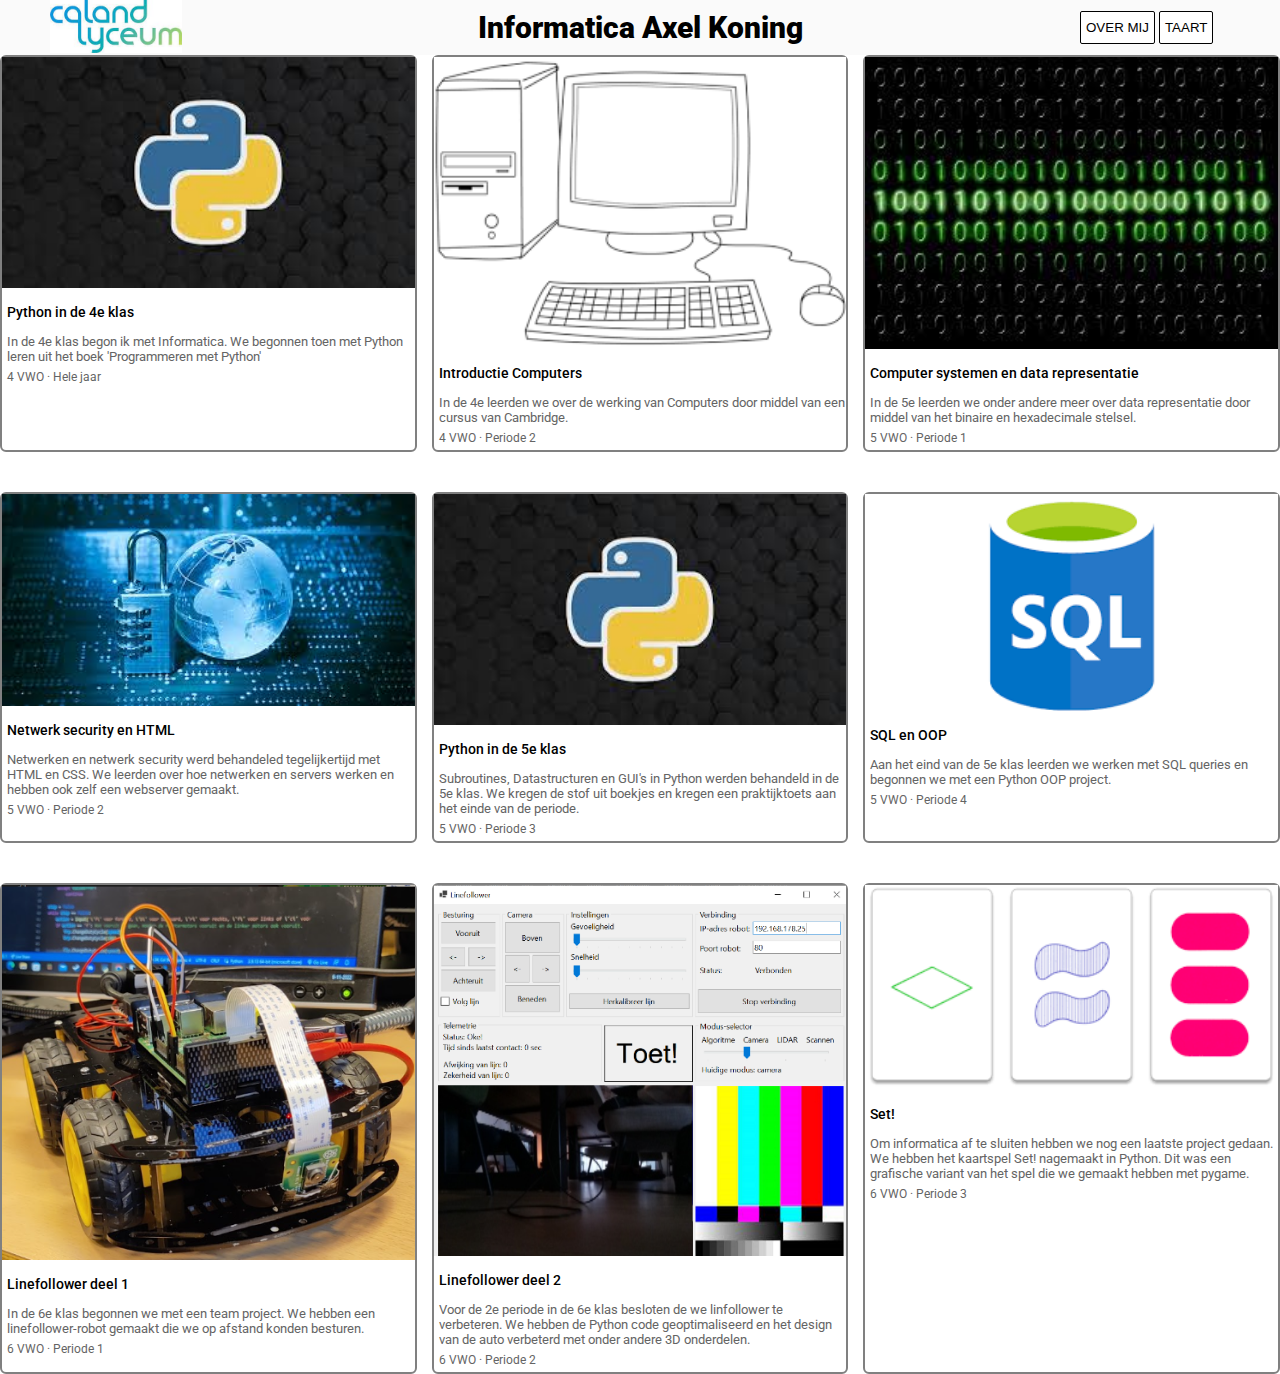
<file: index.html>
<!DOCTYPE html>

<html>
    <head>
        <title>Informatica Axel Koning</title>
        <link rel="stylesheet" href="styles.css">
        <link rel="preconnect" href="https://fonts.googleapis.com">
        <link rel="preconnect" href="https://fonts.gstatic.com" crossorigin>
        <link href="https://fonts.googleapis.com/css2?family=Roboto:wght@400;500;700&display=swap" rel="stylesheet">
    </head>
    <body>
        <div class="header">
            <div class="left-header">
                <a href="https://calandlyceum.nl/"><img class="header-logo" src="assets/caland_logo.jpg"></a>
            </div>
            <div class="middle-header">
                <a href="index.html"><p>Informatica Axel Koning</p></a>
            </div>
            <div class="right-header">
                <script>
                    function myFunction() {
                        alert("Mijn naam is Axel en dit is mijn website.");
                    }
                </script>
                <button class="about-me" onclick="myFunction()">OVER MIJ</button>
                <a href="taart.html"><button class="taart">TAART</button></a>
            </div>
        </div>

        <div class="article-grid">
            <div class="article-preview">
                <div>
                    <a href="python4.html"><img class="thumbnail" src="assets/python.jpg"></a>
                </div>
                <div class="article-info">
                    <p class="article-title">
                        Python in de 4e klas
                    </p>
                    <p class="article-intro">
                        In de 4e klas begon ik met Informatica. We begonnen toen met Python leren uit het boek 'Programmeren met Python'
                    </p>
            
                    <p class="article-date">
                        4 VWO &#183; Hele jaar
                    </p>
                </div> 
            </div>

            <div class="article-preview">
                <div>
                    <a href="intro_computers.html"><img class="thumbnail" src="assets/computer.png"></a>
                </div>
                <div class="article-info">
                    <p class="article-title">
                        Introductie Computers
                    </p>
                    <p class="article-intro">
                        In de 4e leerden we over de werking van Computers door middel van een cursus van Cambridge.
                    </p>
            
                    <p class="article-date">
                        4 VWO &#183; Periode 2
                    </p>             
                </div>

            </div>
            <div class="article-preview">
                <div>
                    <a href="data_rep.html"><img class="thumbnail" src="assets/binary.jpg"></a>
                </div>
                <div class="article-info">
                    <p class="article-title">
                        Computer systemen en data representatie
                    </p>
                    <p class="article-intro">
                        In de 5e leerden we onder andere meer over data representatie door middel van het binaire en hexadecimale stelsel.
                    </p>
            
                    <p class="article-date">
                        5 VWO &#183; Periode 1
                    </p>
                </div> 
            </div>

            <div class="article-preview">
                <div>
                    <a href="netwerk_html.html"><img class="thumbnail" src="assets/network_security.jpg"></a>
                </div>
                <div class="article-info">
                    <p class="article-title">
                        Netwerk security en HTML
                    </p>
                    <p class="article-intro">
                        Netwerken en netwerk security werd behandeled tegelijkertijd met HTML en CSS. We leerden over hoe netwerken en servers werken en hebben ook zelf een webserver gemaakt.
                    </p>
            
                    <p class="article-date">
                        5 VWO &#183; Periode 2
                    </p>             
                </div>

            </div>
            <div class="article-preview">
                <div>
                    <a href="python5.html"><img class="thumbnail" src="assets/python.jpg"></a>
                </div>
                <div class="article-info">
                    <p class="article-title">
                        Python in de 5e klas
                    </p>
                    <p class="article-intro">
                        Subroutines, Datastructuren en GUI's in Python werden behandeld in de 5e klas. We kregen de stof uit boekjes en kregen een praktijktoets aan het einde van de periode.
                    </p>
            
                    <p class="article-date">
                        5 VWO &#183; Periode 3
                    </p>
                </div> 
            </div>

            <div class="article-preview">
                <div>
                    <a href="sql.html"><img class="thumbnail" src="assets/sql.png"></a>
                </div>
                <div class="article-info">
                    <p class="article-title">
                        SQL en OOP
                    </p>
                    <p class="article-intro">
                        Aan het eind van de 5e klas leerden we werken met SQL queries en begonnen we met een Python OOP project.
                    </p>
            
                    <p class="article-date">
                        5 VWO &#183; Periode 4
                    </p>             
                </div>

            </div>

            <div class="article-preview">
                <div>
                    <a href="linefollower1.html"><img class="thumbnail" src="assets/linefollower_v1.png"></a>
                </div>
                <div class="article-info">
                    <p class="article-title">
                        Linefollower deel 1
                    </p>
                    <p class="article-intro">
                        In de 6e klas begonnen we met een team project. We hebben een linefollower-robot gemaakt die we op afstand konden besturen.
                    </p>
            
                    <p class="article-date">
                        6 VWO &#183; Periode 1
                    </p>
                </div> 
            </div>

            <div class="article-preview">
                <div>
                    <a href="linefollower2.html"><img class="thumbnail" src="assets/linefollower_v2.png"></a>
                </div>
                <div class="article-info">
                    <p class="article-title">
                        Linefollower deel 2
                    </p>
                    <p class="article-intro">
                        Voor de 2e periode in de 6e klas besloten de we linfollower te verbeteren. 
                        We hebben de Python code geoptimaliseerd en het design van de auto verbeterd met onder andere 3D onderdelen.
                    </p>
            
                    <p class="article-date">
                        6 VWO &#183; Periode 2
                    </p>             
                </div>

            </div>

            <div class="article-preview">
                <div>
                    <a href="set.html"><img class="thumbnail" src="assets/set.png"></a>
                </div>
                <div class="article-info">
                    <p class="article-title">
                        Set!
                    </p>
                    <p class="article-intro">
                        Om informatica af te sluiten hebben we nog een laatste project gedaan. We hebben het kaartspel Set! nagemaakt in Python. Dit was een grafische variant van het spel die we gemaakt hebben met pygame.
                    </p>
            
                    <p class="article-date">
                        6 VWO &#183; Periode 3
                    </p>             
                </div>

            </div>
            
        </div>
    </body>
</html>
</file>
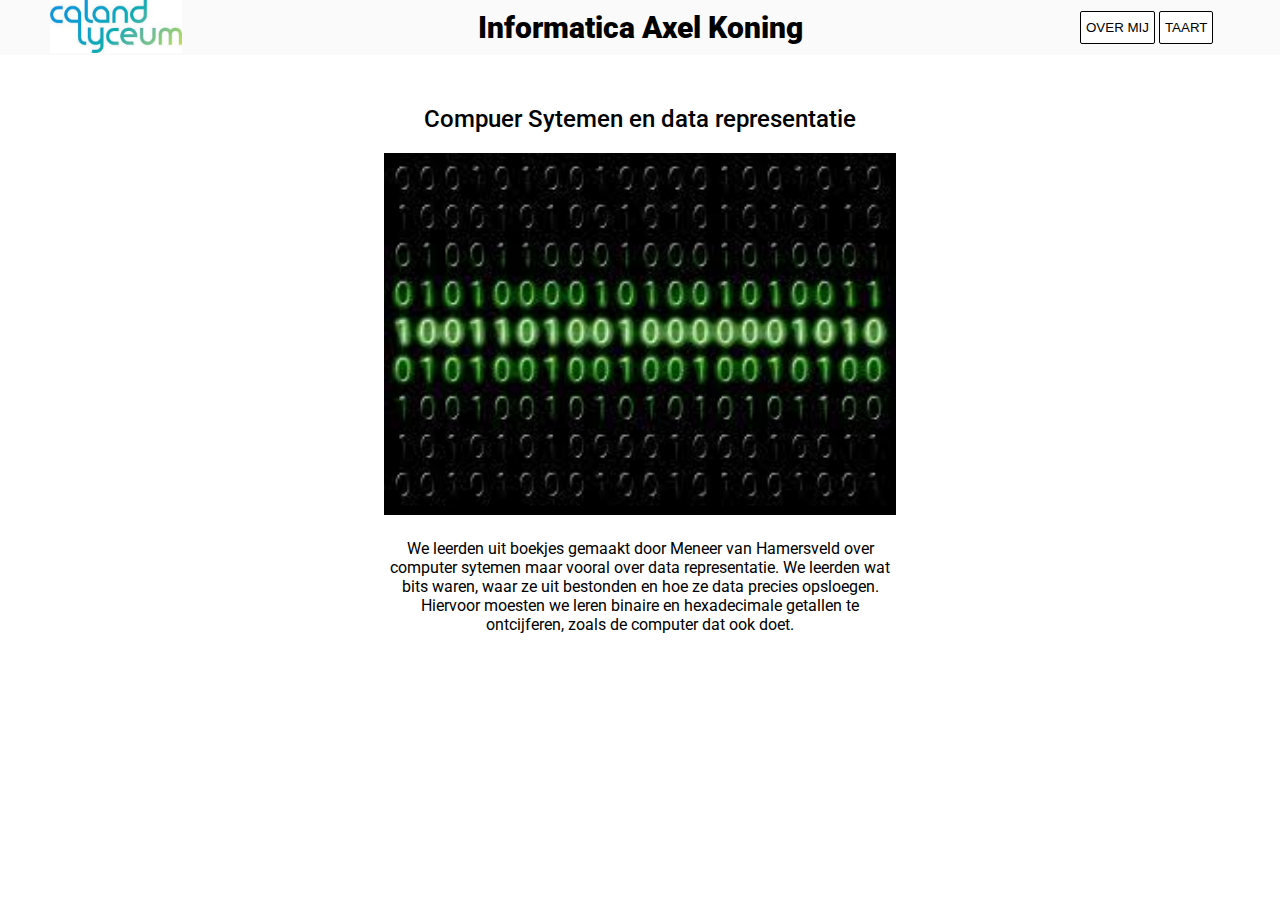
<file: data_rep.html>
<!DOCTYPE html>

<html>
    <head>
        <title>Informatica Axel Koning</title>
        <link rel="stylesheet" href="styles.css">
        <link rel="preconnect" href="https://fonts.googleapis.com">
        <link rel="preconnect" href="https://fonts.gstatic.com" crossorigin>
        <link href="https://fonts.googleapis.com/css2?family=Roboto:wght@400;500;700&display=swap" rel="stylesheet">
    </head>
    <body>
        <div class="header">
            <div class="left-header">
                <a href="https://calandlyceum.nl/"><img class="header-logo" src="assets/caland_logo.jpg"></a>
            </div>
            <div class="middle-header">
                <a href="index.html"><p>Informatica Axel Koning</p></a>
            </div>
            <div class="right-header">
                <script>
                    function myFunction() {
                        alert("Mijn naam is Axel en dit is mijn website.");
                    }
                </script>
                <button class="about-me" onclick="myFunction()">OVER MIJ</button>
                <a href="taart.html"><button class="taart">TAART</button></a>
            </div>
        </div>

        <div class="article-page">
            <div class="article-top">Compuer Sytemen en data representatie</div>
            <div class="article-text">
                <img class="article-foto" src="assets/binary.jpg">
                <P style="margin-top: 20px;">
                    We leerden uit boekjes gemaakt door Meneer van Hamersveld over computer sytemen maar vooral over data representatie.
                    We leerden wat bits waren, waar ze uit bestonden en hoe ze data precies opsloegen. Hiervoor moesten we leren binaire
                    en hexadecimale getallen te ontcijferen, zoals de computer dat ook doet.
                </P>
            </div>
        </div>
    </body>
</html>
</file>
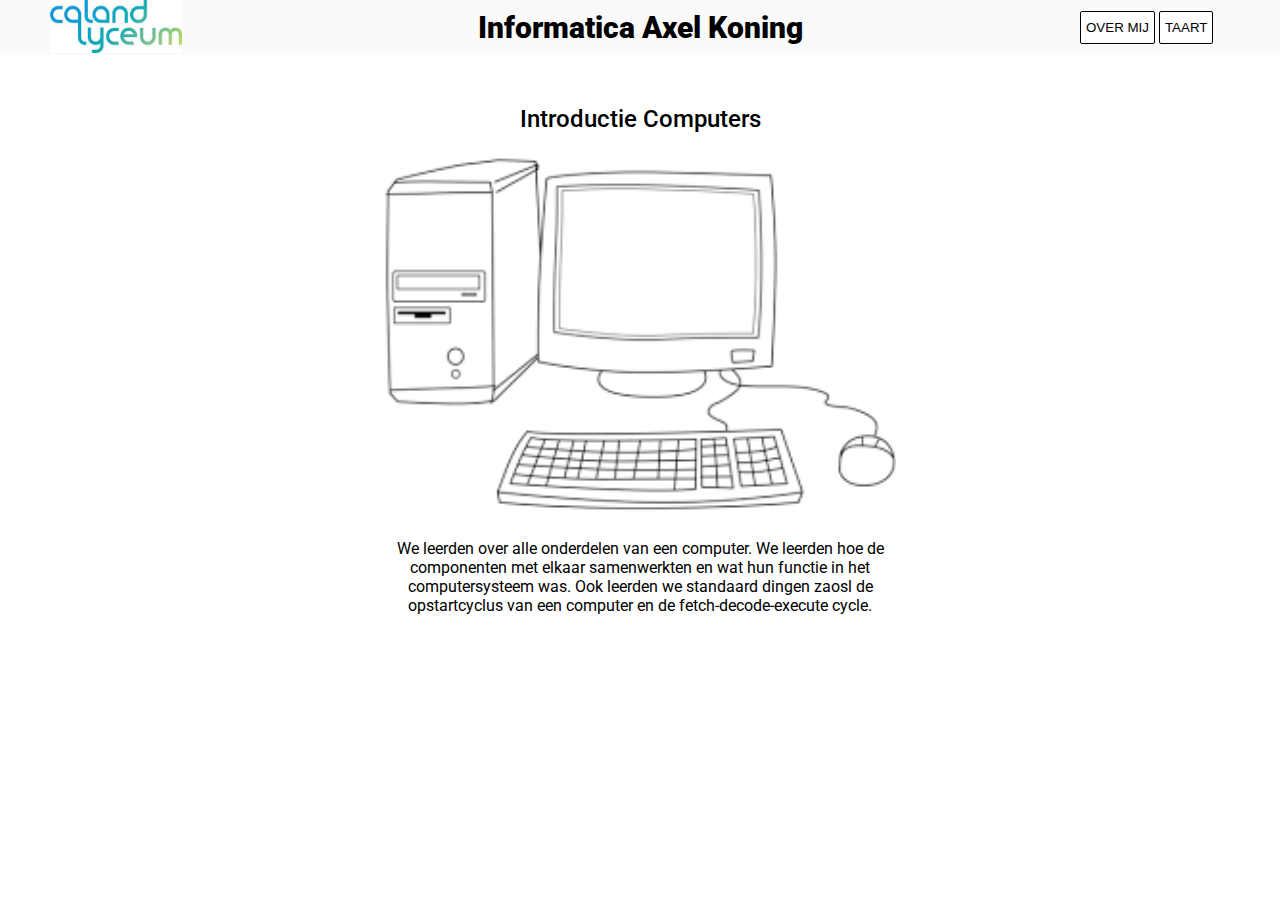
<file: intro_computers.html>
<!DOCTYPE html>

<html>
    <head>
        <title>Informatica Axel Koning</title>
        <link rel="stylesheet" href="styles.css">
        <link rel="preconnect" href="https://fonts.googleapis.com">
        <link rel="preconnect" href="https://fonts.gstatic.com" crossorigin>
        <link href="https://fonts.googleapis.com/css2?family=Roboto:wght@400;500;700&display=swap" rel="stylesheet">
    </head>
    <body>
        <div class="header">
            <div class="left-header">
                <a href="https://calandlyceum.nl/"><img class="header-logo" src="assets/caland_logo.jpg"></a>
            </div>
            <div class="middle-header">
                <a href="index.html"><p>Informatica Axel Koning</p></a>
            </div>
            <div class="right-header">
                <script>
                    function myFunction() {
                        alert("Mijn naam is Axel en dit is mijn website.");
                    }
                </script>
                <button class="about-me" onclick="myFunction()">OVER MIJ</button>
                <a href="taart.html"><button class="taart">TAART</button></a>
            </div>
        </div>

        <div class="article-page">
            <div class="article-top">Introductie Computers</div>
            <div class="article-text">
                <img class="article-foto" src="assets/computer.png">
                <P style="margin-top: 20px;">
                    We leerden over alle onderdelen van een computer. We leerden hoe de componenten met elkaar samenwerkten
                    en wat hun functie in het computersysteem was. Ook leerden we standaard dingen zaosl de opstartcyclus van
                    een computer en de fetch-decode-execute cycle.
                </P>
            </div>
        </div>
    </body>
</html>
</file>
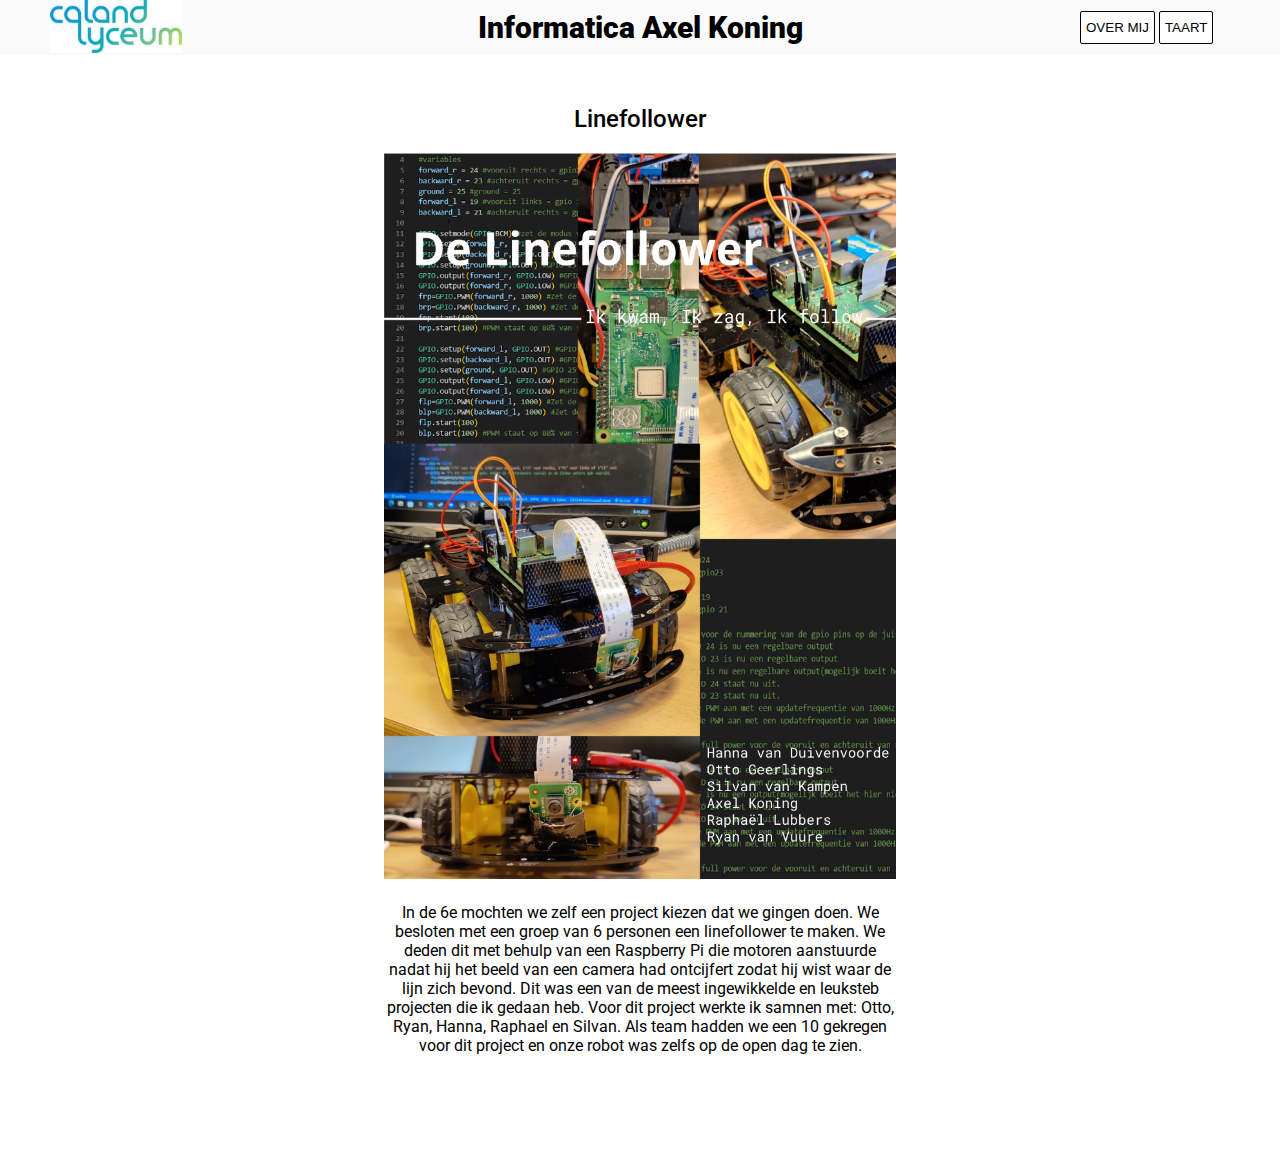
<file: linefollower1.html>
<!DOCTYPE html>

<html>
    <head>
        <title>Informatica Axel Koning</title>
        <link rel="stylesheet" href="styles.css">
        <link rel="preconnect" href="https://fonts.googleapis.com">
        <link rel="preconnect" href="https://fonts.gstatic.com" crossorigin>
        <link href="https://fonts.googleapis.com/css2?family=Roboto:wght@400;500;700&display=swap" rel="stylesheet">
    </head>
    <body>
        <div class="header">
            <div class="left-header">
                <a href="https://calandlyceum.nl/"><img class="header-logo" src="assets/caland_logo.jpg"></a>
            </div>
            <div class="middle-header">
                <a href="index.html"><p>Informatica Axel Koning</p></a>
            </div>
            <div class="right-header">
                <script>
                    function myFunction() {
                        alert("Mijn naam is Axel en dit is mijn website.");
                    }
                </script>
                <button class="about-me" onclick="myFunction()">OVER MIJ</button>
                <a href="taart.html"><button class="taart">TAART</button></a>
            </div>
        </div>

        <div class="article-page">
            <div class="article-top">Linefollower</div>
            <div class="article-text">
                <img class="article-foto" src="assets/linefollower_verslag.png">
                <P style="margin-top: 20px;">
                    In de 6e mochten we zelf een project kiezen dat we gingen doen. We besloten met een groep van 6 personen een linefollower te maken.
                    We deden dit met behulp van een Raspberry Pi die motoren aanstuurde nadat hij het beeld van een camera had ontcijfert zodat hij wist waar de lijn zich bevond.
                    Dit was een van de meest ingewikkelde en leuksteb projecten die ik gedaan heb. Voor dit project werkte ik samnen met: Otto, Ryan, Hanna, Raphael en Silvan.
                    Als team hadden we een 10 gekregen voor dit project en onze robot was zelfs op de open dag te zien.
                </P>
            </div>
        </div>
    </body>
</html>
</file>
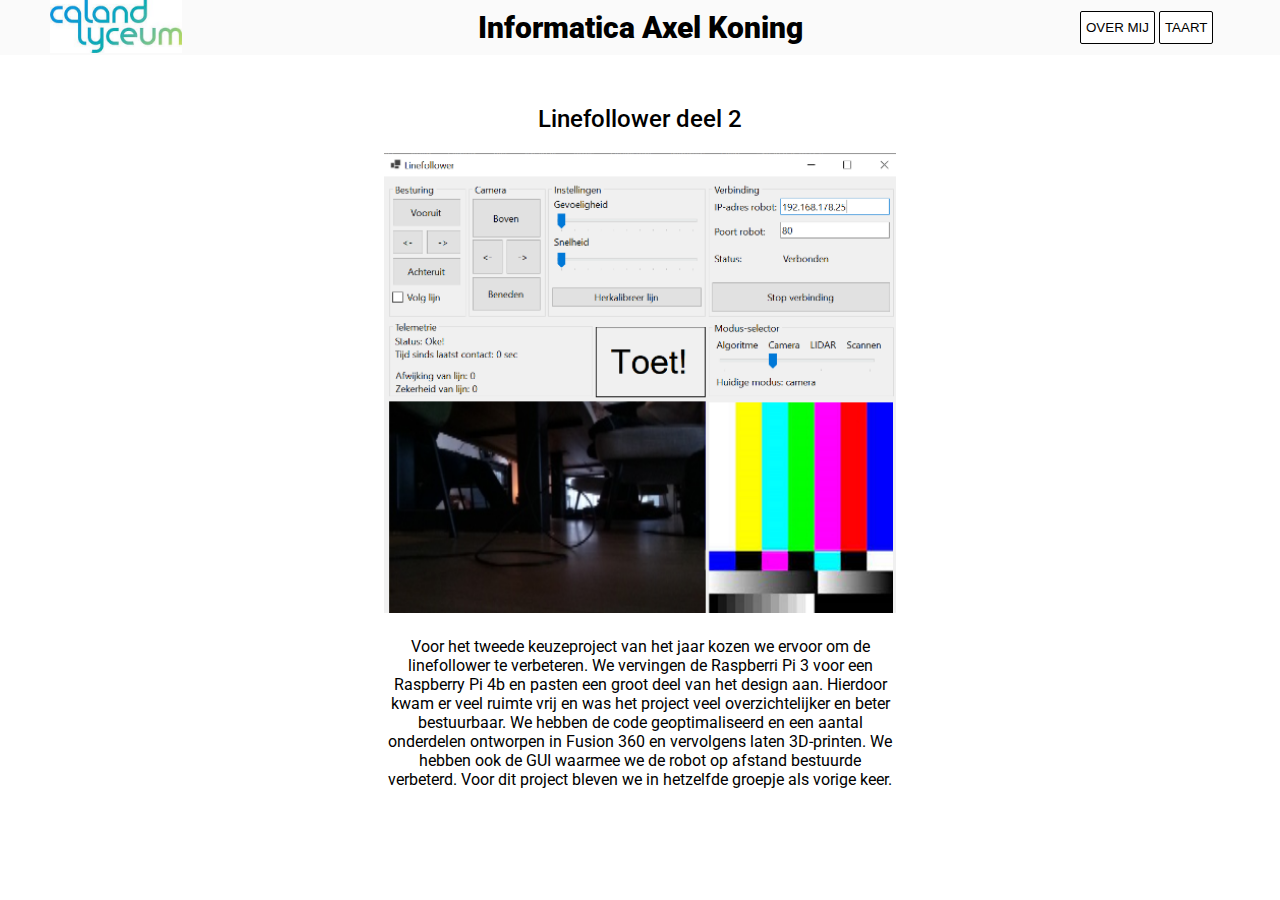
<file: linefollower2.html>
<!DOCTYPE html>

<html>
    <head>
        <title>Informatica Axel Koning</title>
        <link rel="stylesheet" href="styles.css">
        <link rel="preconnect" href="https://fonts.googleapis.com">
        <link rel="preconnect" href="https://fonts.gstatic.com" crossorigin>
        <link href="https://fonts.googleapis.com/css2?family=Roboto:wght@400;500;700&display=swap" rel="stylesheet">
    </head>
    <body>
        <div class="header">
            <div class="left-header">
                <a href="https://calandlyceum.nl/"><img class="header-logo" src="assets/caland_logo.jpg"></a>
            </div>
            <div class="middle-header">
                <a href="index.html"><p>Informatica Axel Koning</p></a>
            </div>
            <div class="right-header">
                <script>
                    function myFunction() {
                        alert("Mijn naam is Axel en dit is mijn website.");
                    }
                </script>
                <button class="about-me" onclick="myFunction()">OVER MIJ</button>
                <a href="taart.html"><button class="taart">TAART</button></a>
            </div>
        </div>

        <div class="article-page">
            <div class="article-top">Linefollower deel 2</div>
            <div class="article-text">
                <img class="article-foto" src="assets/linefollower_v2.png">
                <P style="margin-top: 20px;">
                    Voor het tweede keuzeproject van het jaar kozen we ervoor om de linefollower te verbeteren. We vervingen de Raspberri Pi 3 voor een Raspberry Pi 4b en pasten een groot
                    deel van het design aan. Hierdoor kwam er veel ruimte vrij en was het project veel overzichtelijker en beter bestuurbaar. We hebben de code geoptimaliseerd en een
                    aantal onderdelen ontworpen in Fusion 360 en vervolgens laten 3D-printen. We hebben ook de GUI waarmee we de robot op afstand bestuurde verbeterd. Voor dit project bleven we in hetzelfde groepje
                    als vorige keer.
                </P>
            </div>
        </div>
    </body>
</html>
</file>
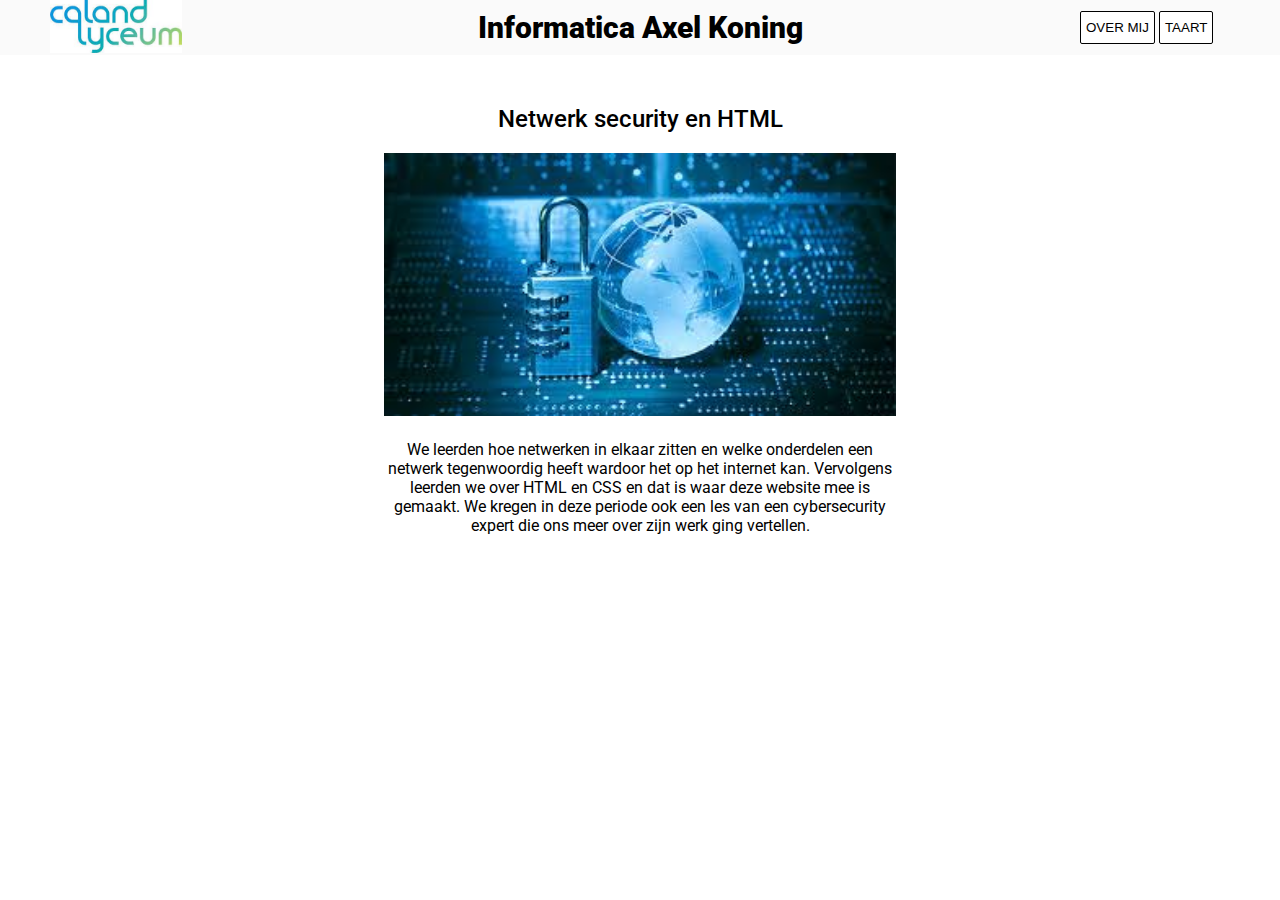
<file: netwerk_html.html>
<!DOCTYPE html>

<html>
    <head>
        <title>Informatica Axel Koning</title>
        <link rel="stylesheet" href="styles.css">
        <link rel="preconnect" href="https://fonts.googleapis.com">
        <link rel="preconnect" href="https://fonts.gstatic.com" crossorigin>
        <link href="https://fonts.googleapis.com/css2?family=Roboto:wght@400;500;700&display=swap" rel="stylesheet">
    </head>
    <body>
        <div class="header">
            <div class="left-header">
                <a href="https://calandlyceum.nl/"><img class="header-logo" src="assets/caland_logo.jpg"></a>
            </div>
            <div class="middle-header">
                <a href="index.html"><p>Informatica Axel Koning</p></a>
            </div>
            <div class="right-header">
                <script>
                    function myFunction() {
                        alert("Mijn naam is Axel en dit is mijn website.");
                    }
                </script>
                <button class="about-me" onclick="myFunction()">OVER MIJ</button>
                <a href="taart.html"><button class="taart">TAART</button></a>
            </div>
        </div>

        <div class="article-page">
            <div class="article-top">Netwerk security en HTML</div>
            <div class="article-text">
                <img class="article-foto" src="assets/network_security.jpg">
                <P style="margin-top: 20px;">
                   We leerden hoe netwerken in elkaar zitten en welke onderdelen een netwerk tegenwoordig heeft wardoor het
                   op het internet kan. Vervolgens leerden we over HTML en CSS en dat is waar deze website mee is gemaakt.
                   We kregen in deze periode ook een les van een cybersecurity expert die ons meer over zijn werk ging vertellen.
                </P>
            </div>
        </div>
    </body>
</html>
</file>
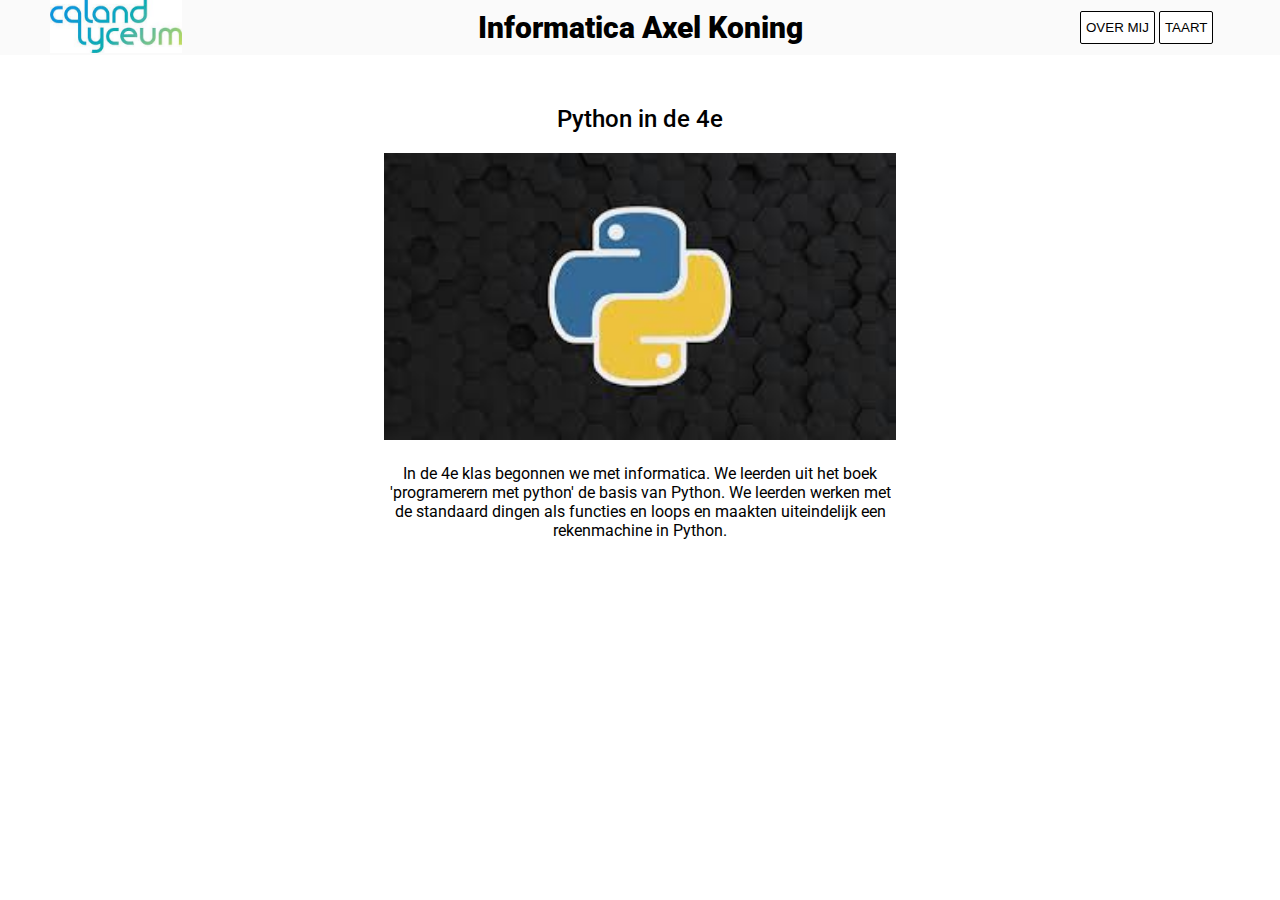
<file: python4.html>
<!DOCTYPE html>

<html>
    <head>
        <title>Informatica Axel Koning</title>
        <link rel="stylesheet" href="styles.css">
        <link rel="preconnect" href="https://fonts.googleapis.com">
        <link rel="preconnect" href="https://fonts.gstatic.com" crossorigin>
        <link href="https://fonts.googleapis.com/css2?family=Roboto:wght@400;500;700&display=swap" rel="stylesheet">
    </head>
    <body>
        <div class="header">
            <div class="left-header">
                <a href="https://calandlyceum.nl/"><img class="header-logo" src="assets/caland_logo.jpg"></a>
            </div>
            <div class="middle-header">
                <a href="index.html"><p>Informatica Axel Koning</p></a>
            </div>
            <div class="right-header">
                <script>
                    function myFunction() {
                        alert("Mijn naam is Axel en dit is mijn website.");
                    }
                </script>
                <button class="about-me" onclick="myFunction()">OVER MIJ</button>
                <a href="taart.html"><button class="taart">TAART</button></a>
            </div>
        </div>

        <div class="article-page">
            <div class="article-top">Python in de 4e</div>
            <div class="article-text">
                <img class="article-foto" src="assets/python.jpg">
                <P style="margin-top: 20px;">
                    In de 4e klas begonnen we met informatica. We leerden uit het boek 'programerern met python' de basis van Python.
                    We leerden werken met de standaard dingen als functies en loops en maakten uiteindelijk een rekenmachine in Python.
                </P>
            </div>
        </div>
    </body>
</html>
</file>
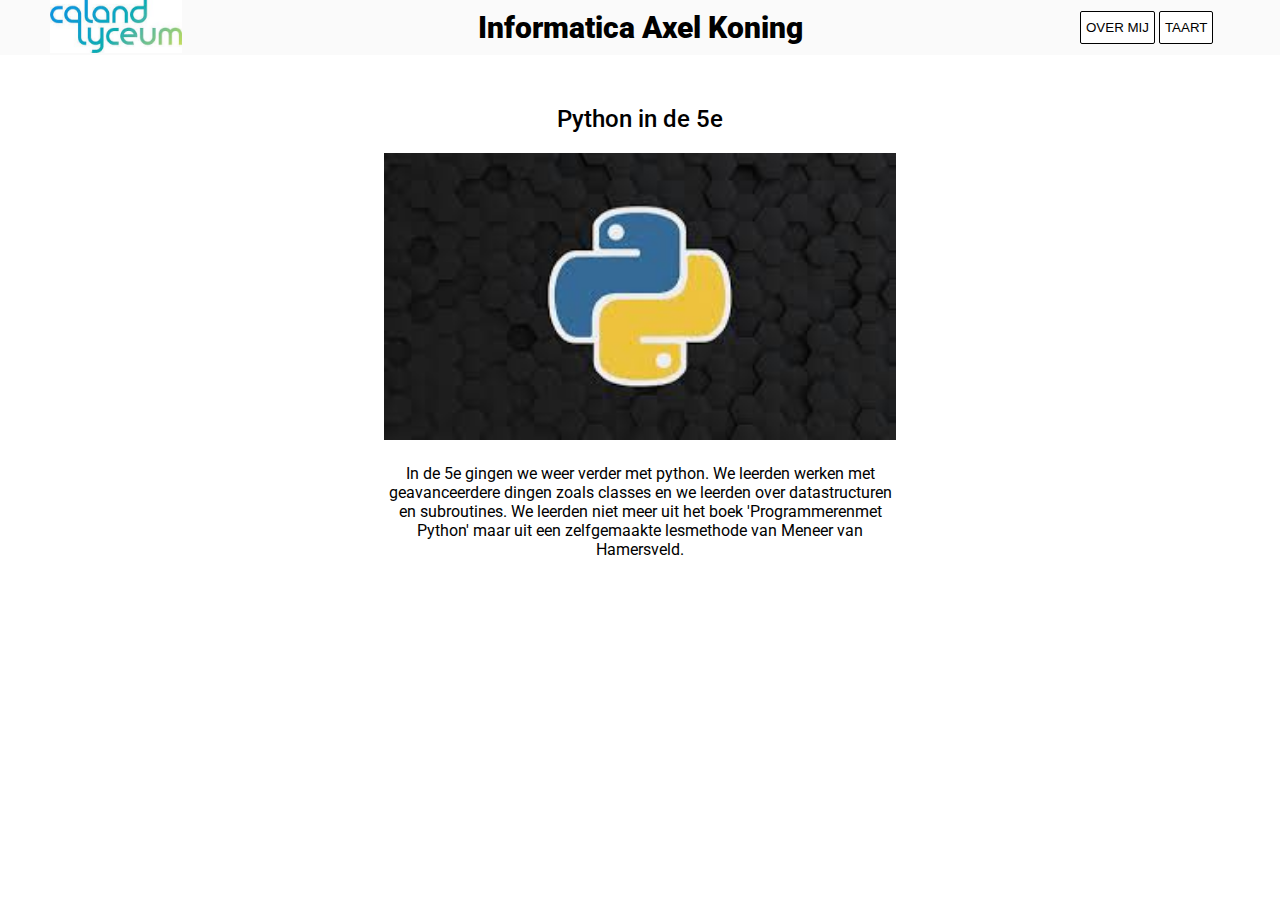
<file: python5.html>
<!DOCTYPE html>

<html>
    <head>
        <title>Informatica Axel Koning</title>
        <link rel="stylesheet" href="styles.css">
        <link rel="preconnect" href="https://fonts.googleapis.com">
        <link rel="preconnect" href="https://fonts.gstatic.com" crossorigin>
        <link href="https://fonts.googleapis.com/css2?family=Roboto:wght@400;500;700&display=swap" rel="stylesheet">
    </head>
    <body>
        <div class="header">
            <div class="left-header">
                <a href="https://calandlyceum.nl/"><img class="header-logo" src="assets/caland_logo.jpg"></a>
            </div>
            <div class="middle-header">
                <a href="index.html"><p>Informatica Axel Koning</p></a>
            </div>
            <div class="right-header">
                <script>
                    function myFunction() {
                        alert("Mijn naam is Axel en dit is mijn website.");
                    }
                </script>
                <button class="about-me" onclick="myFunction()">OVER MIJ</button>
                <a href="taart.html"><button class="taart">TAART</button></a>
            </div>
        </div>

        <div class="article-page">
            <div class="article-top">Python in de 5e</div>
            <div class="article-text">
                <img class="article-foto" src="assets/python.jpg">
                <P style="margin-top: 20px;">
                    In de 5e gingen we weer verder met python. We leerden werken met geavanceerdere dingen zoals classes en we leerden over datastructuren en subroutines.
                    We leerden niet meer uit het boek 'Programmerenmet Python' maar uit een zelfgemaakte lesmethode van Meneer van Hamersveld. 
                </P>
            </div>
        </div>
    </body>
</html>
</file>
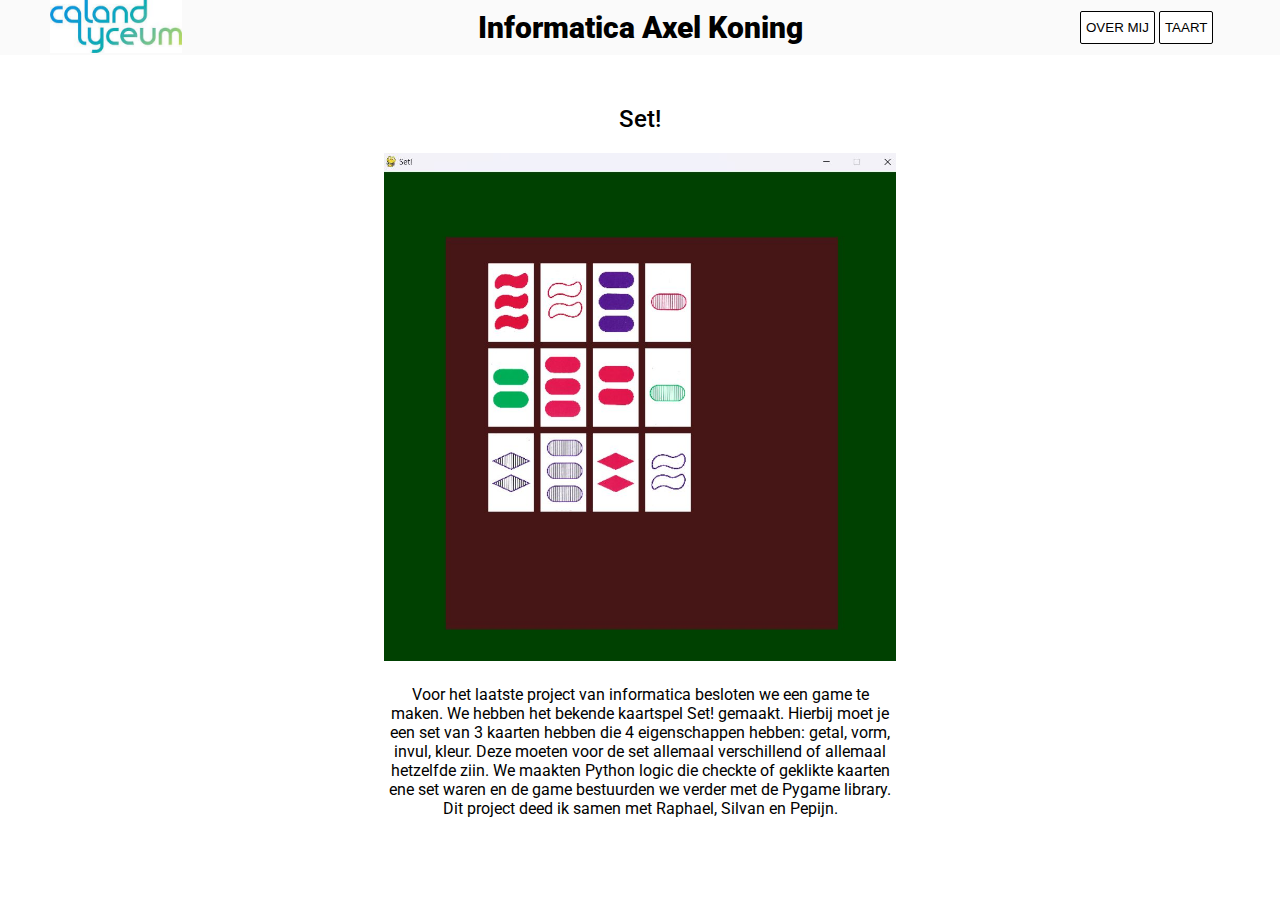
<file: set.html>
<!DOCTYPE html>

<html>
    <head>
        <title>Informatica Axel Koning</title>
        <link rel="stylesheet" href="styles.css">
        <link rel="preconnect" href="https://fonts.googleapis.com">
        <link rel="preconnect" href="https://fonts.gstatic.com" crossorigin>
        <link href="https://fonts.googleapis.com/css2?family=Roboto:wght@400;500;700&display=swap" rel="stylesheet">
    </head>
    <body>
        <div class="header">
            <div class="left-header">
                <a href="https://calandlyceum.nl/"><img class="header-logo" src="assets/caland_logo.jpg"></a>
            </div>
            <div class="middle-header">
                <a href="index.html"><p>Informatica Axel Koning</p></a>
            </div>
            <div class="right-header">
                <script>
                    function myFunction() {
                        alert("Mijn naam is Axel en dit is mijn website.");
                    }
                </script>
                <button class="about-me" onclick="myFunction()">OVER MIJ</button>
                <a href="taart.html"><button class="taart">TAART</button></a>
            </div>
        </div>

        <div class="article-page">
            <div class="article-top">Set!</div>
            <div class="article-text">
                <img class="article-foto" src="assets/set_game.jpg">
                <P style="margin-top: 20px;">
                    Voor het laatste project van informatica besloten we een game te maken. We hebben het bekende kaartspel Set! gemaakt.
                    Hierbij moet je een set van 3 kaarten hebben die 4 eigenschappen hebben: getal, vorm, invul, kleur. Deze moeten voor de set allemaal verschillend of allemaal hetzelfde ziin.
                    We maakten Python logic die checkte of geklikte kaarten ene set waren en de game bestuurden we verder met de Pygame library. Dit project deed ik samen met Raphael, Silvan en Pepijn.
                </P>
            </div>
        </div>
    </body>
</html>
</file>
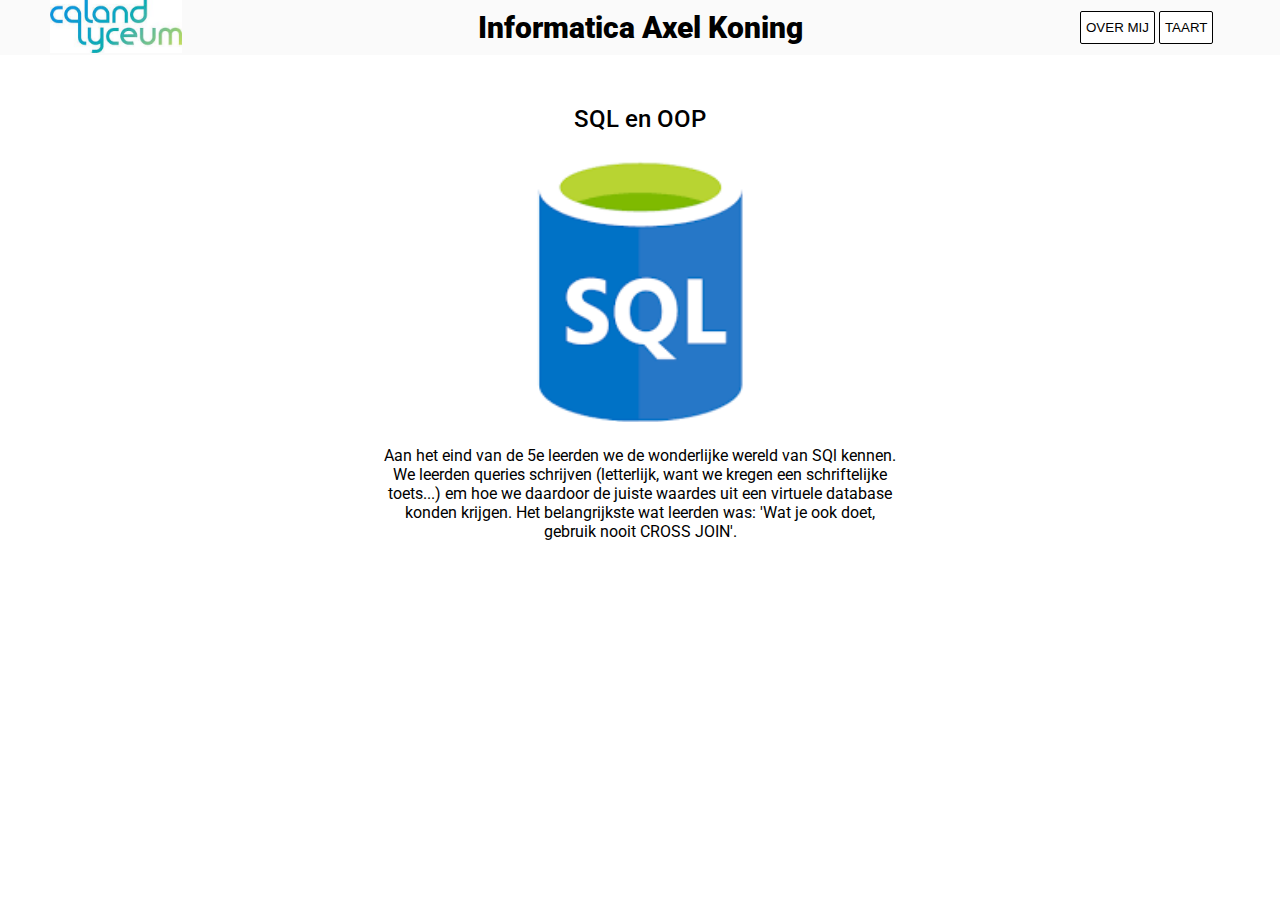
<file: sql.html>
<!DOCTYPE html>

<html>
    <head>
        <title>Informatica Axel Koning</title>
        <link rel="stylesheet" href="styles.css">
        <link rel="preconnect" href="https://fonts.googleapis.com">
        <link rel="preconnect" href="https://fonts.gstatic.com" crossorigin>
        <link href="https://fonts.googleapis.com/css2?family=Roboto:wght@400;500;700&display=swap" rel="stylesheet">
    </head>
    <body>
        <div class="header">
            <div class="left-header">
                <a href="https://calandlyceum.nl/"><img class="header-logo" src="assets/caland_logo.jpg"></a>
            </div>
            <div class="middle-header">
                <a href="index.html"><p>Informatica Axel Koning</p></a>
            </div>
            <div class="right-header">
                <script>
                    function myFunction() {
                        alert("Mijn naam is Axel en dit is mijn website.");
                    }
                </script>
                <button class="about-me" onclick="myFunction()">OVER MIJ</button>
                <a href="taart.html"><button class="taart">TAART</button></a>
            </div>
        </div>

        <div class="article-page">
            <div class="article-top">SQL en OOP</div>
            <div class="article-text">
                <img class="article-foto" src="assets/sql.png">
                <P style="margin-top: 20px;">
                    Aan het eind van de 5e leerden we de wonderlijke wereld van SQl kennen. We leerden queries schrijven (letterlijk, want we kregen een schriftelijke toets...)
                    em hoe we daardoor de juiste waardes uit een virtuele database konden krijgen. Het belangrijkste wat leerden was: 'Wat je ook doet, gebruik nooit CROSS JOIN'.
                </P>
            </div>
        </div>
    </body>
</html>
</file>
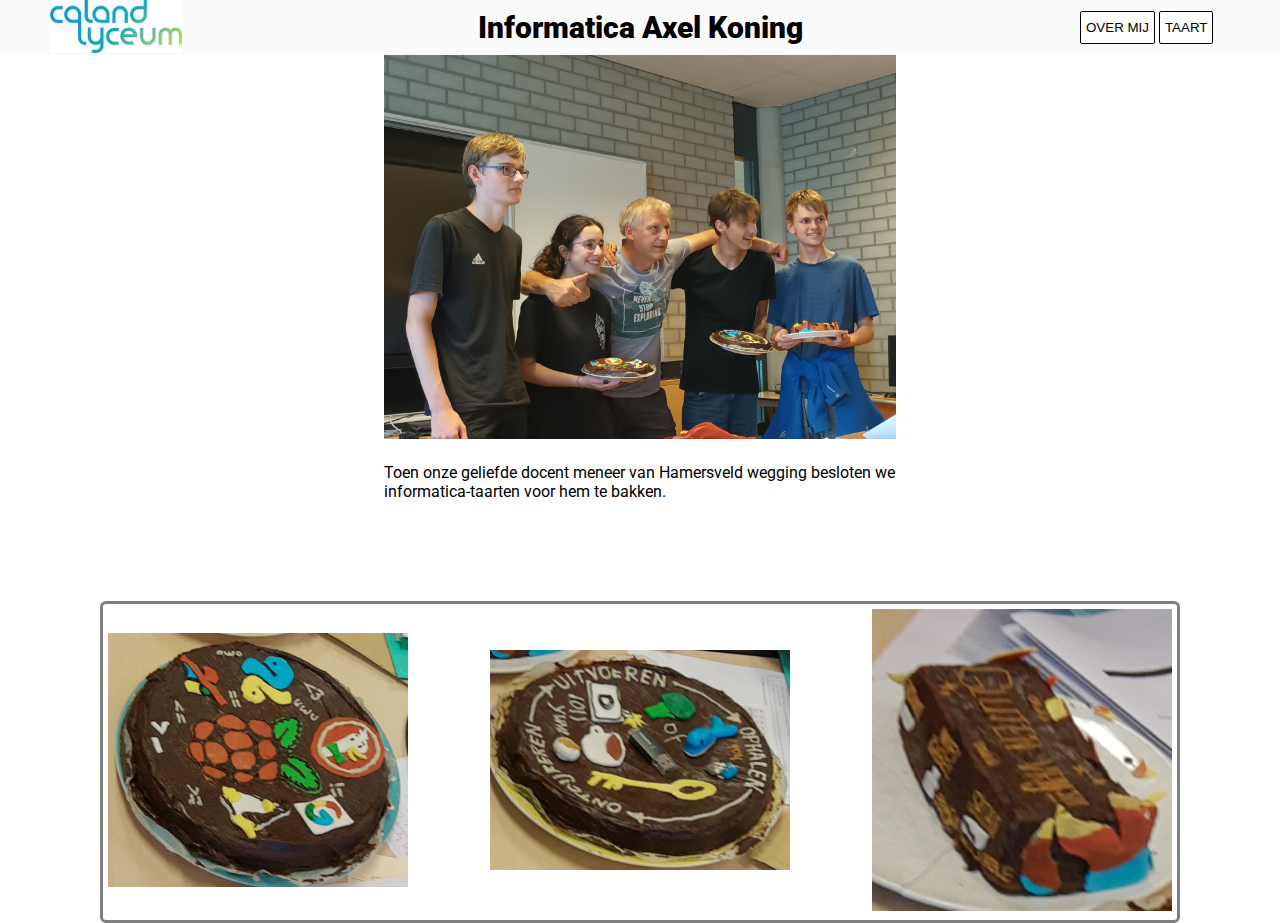
<file: taart.html>
<!DOCTYPE html>

<html>
    <head>
        <link rel="stylesheet" href="styles.css">
        <link rel="preconnect" href="https://fonts.googleapis.com">
        <link rel="preconnect" href="https://fonts.gstatic.com" crossorigin>
        <link href="https://fonts.googleapis.com/css2?family=Roboto:wght@400;500;700&display=swap" rel="stylesheet">
    </head>
    <body>
        <div class="header">
            <div class="left-header">
                <a href="https://calandlyceum.nl/"><img class="header-logo" src="assets/caland_logo.jpg"></a>
            </div>
            <div class="middle-header">
                <a href="index.html"><p>Informatica Axel Koning</p></a>
            </div>
            <div class="right-header">
                <script>
                    function myFunction() {
                        alert("Mijn naam is Axel en dit is mijn website.");
                    }
                </script>
                <button class="about-me" onclick="myFunction()">OVER MIJ</button>
                <a href="taart.html"><button class="taart">TAART</button></a>
            </div>
        </div>

        <div class="article-text">
            <img class="article-foto" src="assets/taart_groepsfoto.jpg">
            <P style="margin-top: 20px;">
                Toen onze geliefde docent meneer van Hamersveld wegging besloten we informatica-taarten voor hem te bakken.
            </P>
        </div>
        </div>
        <div class="taart-grid">
            <div class="taart-box">
                <img class="taart-foto" src="assets/taart1.png">
            </div>
            <div class="taart-box">
                <img class="taart-foto" src="assets/taart2.png">
            </div>
            <div class="taart-box">
                <img class="taart-foto" src="assets/taart3.png">
            </div>
        </div>
    </body>
</html>
</file>
<file: styles.css>
p {
    font-family: Roboto, Arial;
    margin-top: 0;
    margin-bottom: 0;
    color: black;
}



.thumbnail {
    width: 100%;
  
    
}

.header-logo {
    width: 80%;
    margin-left: 50px;
    
}

a {
    text-decoration: none;
}
body {
    margin: 0;
}

.page-title {
    font-size: 20px;
    margin-top: 50px;
    padding-left: 400px;
    margin-bottom: 100px;
    text-align: center;
    inline-size: 800px;

}


.article-title {
    font-size: 14px;
    font-weight: 500;
    line-height: 20px;
    margin-bottom: 12px;
    margin-top: 10px;
    color: black;

}

.article-intro {
    font-size: 13px;
    color: rgb(100,100,100);
    margin-bottom: 6px;
}

.article-date {
    font-size: 12px;
    color: rgb(100,100,100);
}

.article-preview {
    border-width: 2px;
    border-style: solid;
    border-color: gray;
    border-radius: 6px;
}

.article-grid {
    display: grid;
    grid-template-columns: 1fr 1fr 1fr;
    column-gap: 15px;
    row-gap: 40px;
}

.article-info {
    padding-left: 5px;
    padding-bottom: 5px;
}

.header {
    height: 55px;
    background-color: #fafafa;
    display: flex;
    flex-direction: row;
    justify-content: space-between;
    align-items: center;

}

.middle-header {
    flex: 1;
    margin-left: 70px;
    margin-right: 35px;
    max-width: 500px;
    text-align: center;
    font-size: 30px;
    font-weight: 900;
    
}

.left-header {
    width: 165px;
}

.right-header {
    width: 200px;
}


.taart {
    background-color: white;
    color: black;
    border-color: black;
    border-style: solid;
    border-radius: 2px;
    border-width: 1px;
    padding-top: 8px;
    padding-bottom: 8px;
    padding-left: 5px;
    padding-right: 5px;

    cursor: pointer;

}

.taart:hover {
    background-color: black;
    color: white;
}

.taart:active {
    opacity: 0.6;
}

.about-me {
    background-color: white;
    color: black;
    border-color: black;
    border-style: solid;
    border-radius: 2px;
    border-width: 1px;
    padding-top: 8px;
    padding-bottom: 8px;
    padding-left: 5px;
    padding-right: 5px;

    cursor: pointer;
}

.about-me:hover {
    background-color: black;
    color: white;
}

.about-me:active {
    opacity: 0.6;
}

.taart-foto {
    width: 300px;

}

.taart-grid {
    display: flex;
    flex-direction: row;
    justify-content: space-between;
    align-items: center;   
    column-gap: 15px;
    margin-left: 100px;
    margin-right: 100px;
    border-style: solid;
    border-color: gray;
    border-radius: 6px;
    padding: 5px;
}


.article-page {
    text-align: center;
    margin-top: 50px;
}

.article-top {
    font-family: Roboto, Arial;
    font-weight: 500;
    font-size: 24px;
    margin-bottom: 20px;
}
.article-text {
    margin: auto;
    width: 40%;
    margin-bottom: 100px;
}

.article-foto {
    width: 100%;

}
</file>
